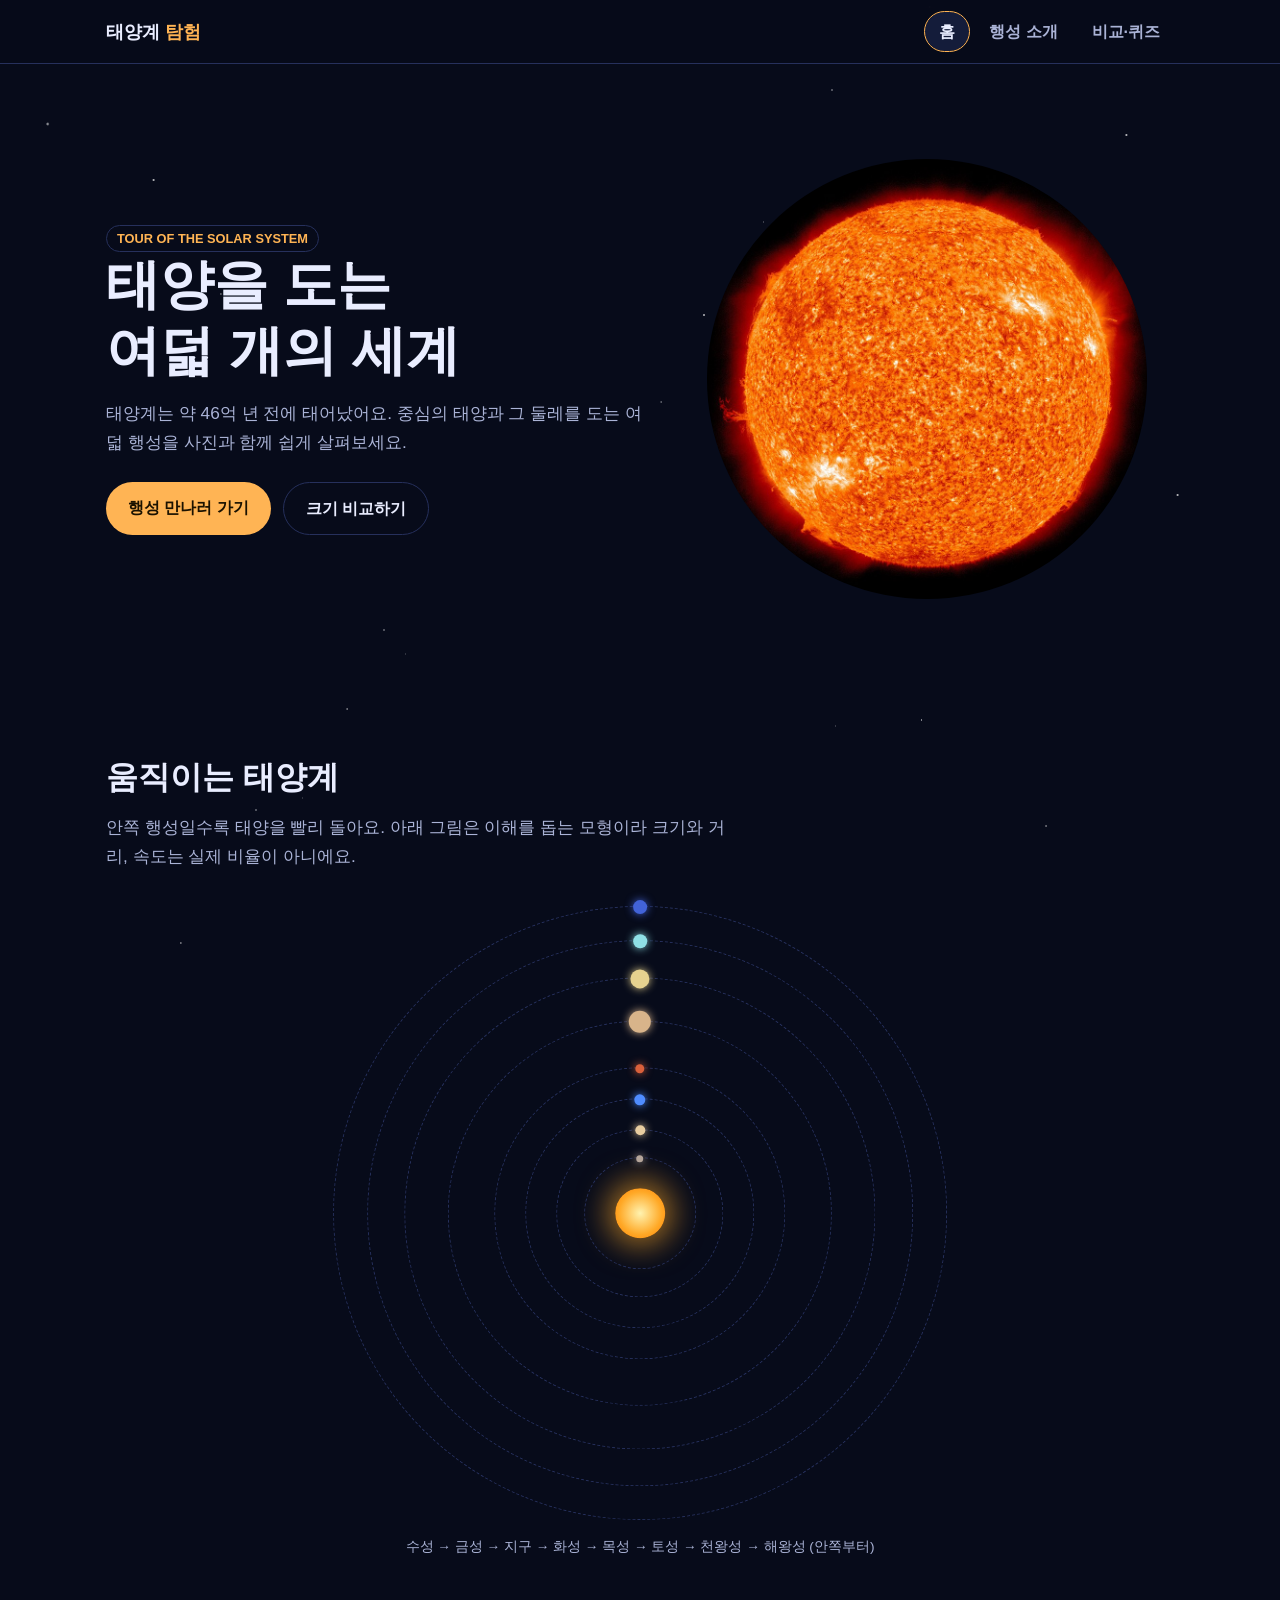
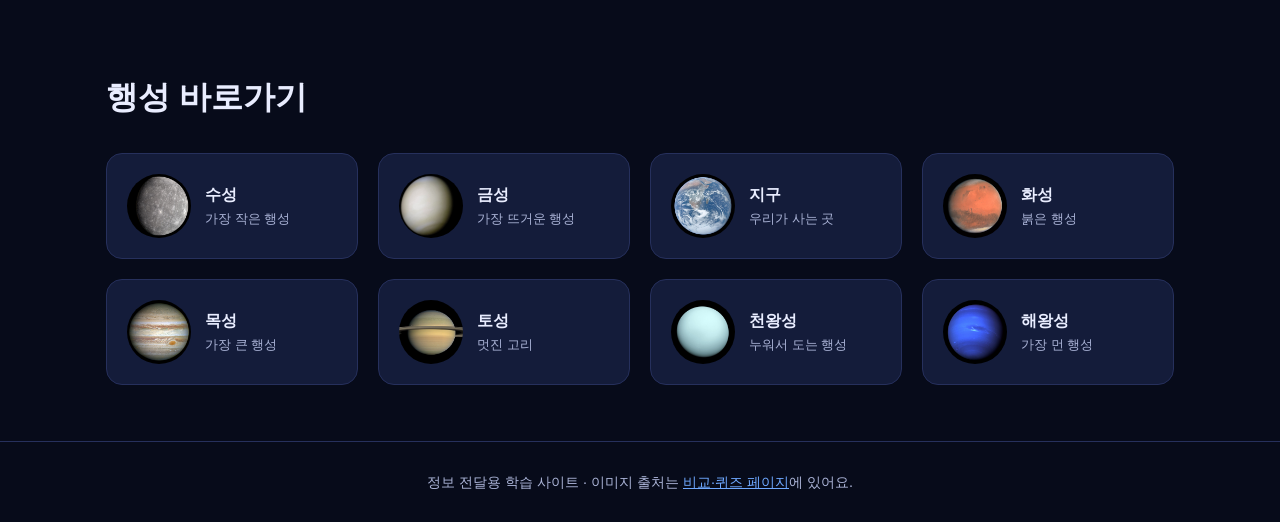
<file: index.html>
<!doctype html>
<html lang="ko">
<head>
<meta charset="utf-8">
<meta name="viewport" content="width=device-width,initial-scale=1">
<title>태양계 탐험 - 홈</title>
<meta name="description" content="태양과 여덟 행성을 소개하는 정보 사이트">
<link rel="stylesheet" href="style.css">
</head>
<body>
<div class="stars" aria-hidden="true"></div>
<header class="site"><nav class="nav" aria-label="주 메뉴">
  <a class="logo" href="index.html">태양계 <span>탐험</span></a>
  <ul>
    <li><a href="index.html" aria-current="page">홈</a></li>
    <li><a href="planets.html">행성 소개</a></li>
    <li><a href="facts.html">비교·퀴즈</a></li>
  </ul>
</nav></header>

<main>
<section class="wrap hero">
  <div>
    <span class="tag">TOUR OF THE SOLAR SYSTEM</span>
    <h1>태양을 도는<br>여덟 개의 세계</h1>
    <p class="lead" style="margin-top:16px">태양계는 약 46억 년 전에 태어났어요. 중심의 태양과 그 둘레를 도는 여덟 행성을 사진과 함께 쉽게 살펴보세요.</p>
    <div class="btns">
      <a class="btn" href="planets.html">행성 만나러 가기</a>
      <a class="btn ghost" href="facts.html">크기 비교하기</a>
    </div>
  </div>
  <div class="sun-box"><img src="images/sun.jpg" alt="NASA 태양활동관측위성(SDO)이 찍은 태양" width="440" height="440"></div>
</section>

<section class="wrap reveal">
  <h2>움직이는 태양계</h2>
  <p class="lead">안쪽 행성일수록 태양을 빨리 돌아요. 아래 그림은 이해를 돕는 모형이라 크기와 거리, 속도는 실제 비율이 아니에요.</p>
  <div class="orbits" role="img" aria-label="태양 둘레를 도는 여덟 행성의 궤도 모형">
    <div class="sun"></div>
    <div class="orbit" style="width:18%;height:18%;animation-duration:6s"><i style="--s:7px;--c:#b5a59a"></i></div>
    <div class="orbit" style="width:27%;height:27%;animation-duration:10s"><i style="--s:10px;--c:#e8cda0"></i></div>
    <div class="orbit" style="width:37%;height:37%;animation-duration:14s"><i style="--s:11px;--c:#4f8cff"></i></div>
    <div class="orbit" style="width:47%;height:47%;animation-duration:19s"><i style="--s:9px;--c:#d9603b"></i></div>
    <div class="orbit" style="width:62%;height:62%;animation-duration:30s"><i style="--s:22px;--c:#d8b48a"></i></div>
    <div class="orbit" style="width:76%;height:76%;animation-duration:42s"><i style="--s:19px;--c:#e6d28f"></i></div>
    <div class="orbit" style="width:88%;height:88%;animation-duration:56s"><i style="--s:14px;--c:#8fe0e6"></i></div>
    <div class="orbit" style="width:99%;height:99%;animation-duration:70s"><i style="--s:14px;--c:#4263d8"></i></div>
  </div>
  <p class="note">수성 → 금성 → 지구 → 화성 → 목성 → 토성 → 천왕성 → 해왕성 (안쪽부터)</p>
</section>

<section class="wrap reveal">
  <h2>행성 바로가기</h2>
  <div class="grid">
    <a class="card mini" href="planets.html#mercury"><img src="images/mercury.jpg" alt="수성"><div><b>수성</b><small>가장 작은 행성</small></div></a>
    <a class="card mini" href="planets.html#venus"><img src="images/venus.jpg" alt="금성"><div><b>금성</b><small>가장 뜨거운 행성</small></div></a>
    <a class="card mini" href="planets.html#earth"><img src="images/earth.jpg" alt="지구"><div><b>지구</b><small>우리가 사는 곳</small></div></a>
    <a class="card mini" href="planets.html#mars"><img src="images/mars.jpg" alt="화성"><div><b>화성</b><small>붉은 행성</small></div></a>
    <a class="card mini" href="planets.html#jupiter"><img src="images/jupiter.jpg" alt="목성"><div><b>목성</b><small>가장 큰 행성</small></div></a>
    <a class="card mini" href="planets.html#saturn"><img src="images/saturn.jpg" alt="토성"><div><b>토성</b><small>멋진 고리</small></div></a>
    <a class="card mini" href="planets.html#uranus"><img src="images/uranus.jpg" alt="천왕성"><div><b>천왕성</b><small>누워서 도는 행성</small></div></a>
    <a class="card mini" href="planets.html#neptune"><img src="images/neptune.jpg" alt="해왕성"><div><b>해왕성</b><small>가장 먼 행성</small></div></a>
  </div>
</section>
</main>

<footer>
  <p>정보 전달용 학습 사이트 · 이미지 출처는 <a href="facts.html#credits">비교·퀴즈 페이지</a>에 있어요.</p>
</footer>
<script src="script.js"></script>
</body>
</html>
</file>
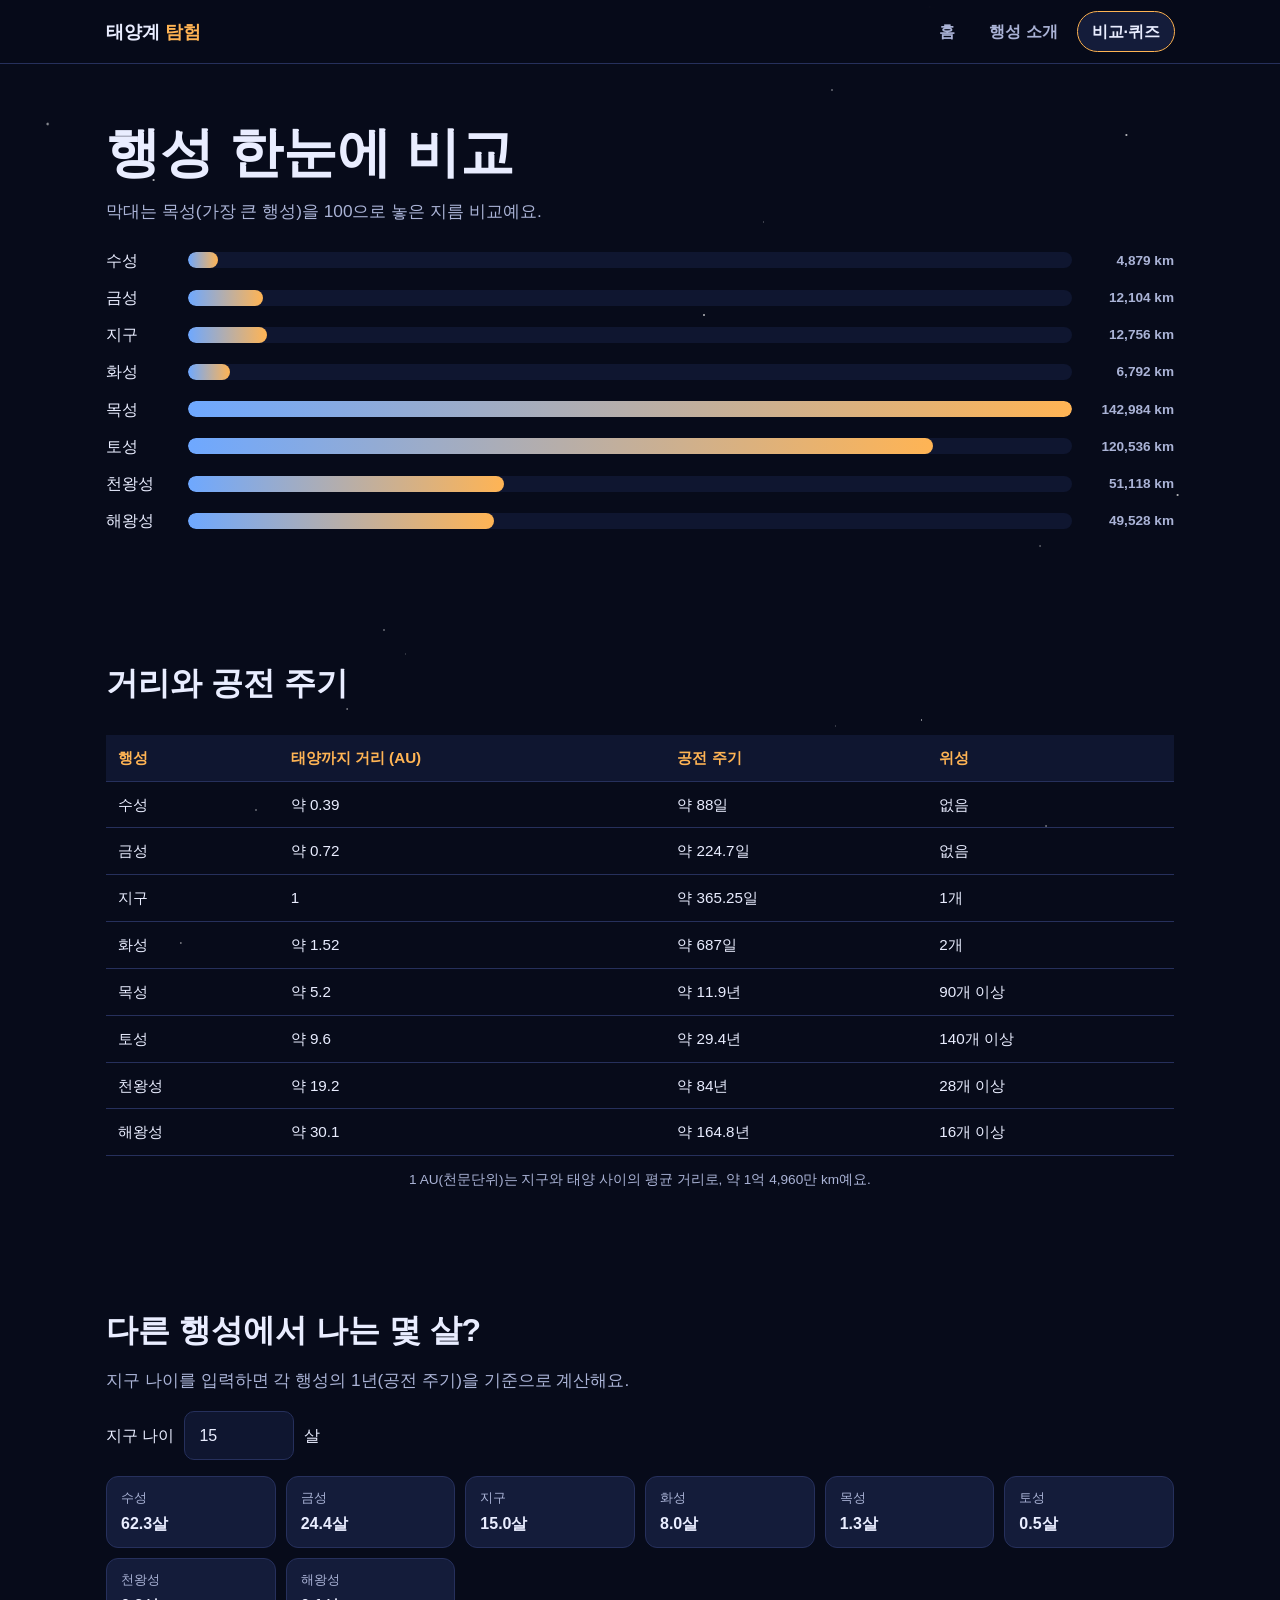
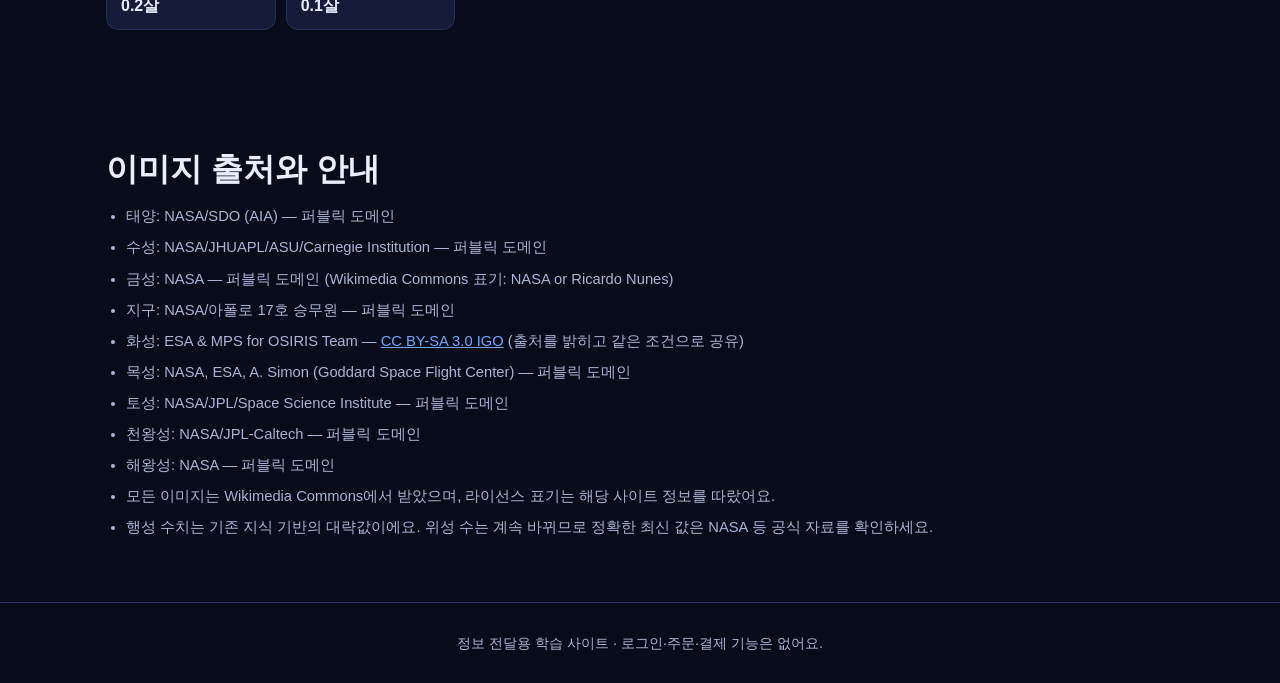
<file: facts.html>
<!doctype html>
<html lang="ko">
<head>
<meta charset="utf-8">
<meta name="viewport" content="width=device-width,initial-scale=1">
<title>태양계 탐험 - 비교·퀴즈</title>
<meta name="description" content="행성 크기 비교, 행성별 나이 계산기, 이미지 출처">
<link rel="stylesheet" href="style.css">
</head>
<body>
<div class="stars" aria-hidden="true"></div>
<header class="site"><nav class="nav" aria-label="주 메뉴">
  <a class="logo" href="index.html">태양계 <span>탐험</span></a>
  <ul>
    <li><a href="index.html">홈</a></li>
    <li><a href="planets.html">행성 소개</a></li>
    <li><a href="facts.html" aria-current="page">비교·퀴즈</a></li>
  </ul>
</nav></header>

<main>
<section class="wrap reveal">
  <h1>행성 한눈에 비교</h1>
  <p class="lead" style="margin-top:12px">막대는 목성(가장 큰 행성)을 100으로 놓은 지름 비교예요.</p>
  <div id="bars" style="margin-top:20px"></div>
</section>

<section class="wrap reveal">
  <h2>거리와 공전 주기</h2>
  <div class="table-scroll">
  <table>
    <thead><tr><th>행성</th><th>태양까지 거리 (AU)</th><th>공전 주기</th><th>위성</th></tr></thead>
    <tbody>
      <tr><td>수성</td><td>약 0.39</td><td>약 88일</td><td>없음</td></tr>
      <tr><td>금성</td><td>약 0.72</td><td>약 224.7일</td><td>없음</td></tr>
      <tr><td>지구</td><td>1</td><td>약 365.25일</td><td>1개</td></tr>
      <tr><td>화성</td><td>약 1.52</td><td>약 687일</td><td>2개</td></tr>
      <tr><td>목성</td><td>약 5.2</td><td>약 11.9년</td><td>90개 이상</td></tr>
      <tr><td>토성</td><td>약 9.6</td><td>약 29.4년</td><td>140개 이상</td></tr>
      <tr><td>천왕성</td><td>약 19.2</td><td>약 84년</td><td>28개 이상</td></tr>
      <tr><td>해왕성</td><td>약 30.1</td><td>약 164.8년</td><td>16개 이상</td></tr>
    </tbody>
  </table>
  </div>
  <p class="note">1 AU(천문단위)는 지구와 태양 사이의 평균 거리로, 약 1억 4,960만 km예요.</p>
</section>

<section class="wrap reveal">
  <h2>다른 행성에서 나는 몇 살?</h2>
  <p class="lead">지구 나이를 입력하면 각 행성의 1년(공전 주기)을 기준으로 계산해요.</p>
  <form class="age" id="ageForm">
    <label for="age">지구 나이</label>
    <input id="age" type="number" min="0" max="120" value="15" inputmode="numeric">
    <span>살</span>
  </form>
  <div id="ageOut" aria-live="polite"></div>
</section>

<section class="wrap reveal" id="credits">
  <h2>이미지 출처와 안내</h2>
  <ul class="credits">
    <li>태양: NASA/SDO (AIA) — 퍼블릭 도메인</li>
    <li>수성: NASA/JHUAPL/ASU/Carnegie Institution — 퍼블릭 도메인</li>
    <li>금성: NASA — 퍼블릭 도메인 (Wikimedia Commons 표기: NASA or Ricardo Nunes)</li>
    <li>지구: NASA/아폴로 17호 승무원 — 퍼블릭 도메인</li>
    <li>화성: ESA &amp; MPS for OSIRIS Team — <a href="https://creativecommons.org/licenses/by-sa/3.0/igo/" rel="noopener">CC BY-SA 3.0 IGO</a> (출처를 밝히고 같은 조건으로 공유)</li>
    <li>목성: NASA, ESA, A. Simon (Goddard Space Flight Center) — 퍼블릭 도메인</li>
    <li>토성: NASA/JPL/Space Science Institute — 퍼블릭 도메인</li>
    <li>천왕성: NASA/JPL-Caltech — 퍼블릭 도메인</li>
    <li>해왕성: NASA — 퍼블릭 도메인</li>
    <li>모든 이미지는 Wikimedia Commons에서 받았으며, 라이선스 표기는 해당 사이트 정보를 따랐어요.</li>
    <li>행성 수치는 기존 지식 기반의 대략값이에요. 위성 수는 계속 바뀌므로 정확한 최신 값은 NASA 등 공식 자료를 확인하세요.</li>
  </ul>
</section>
</main>

<footer><p>정보 전달용 학습 사이트 · 로그인·주문·결제 기능은 없어요.</p></footer>
<script src="script.js"></script>
</body>
</html>
</file>
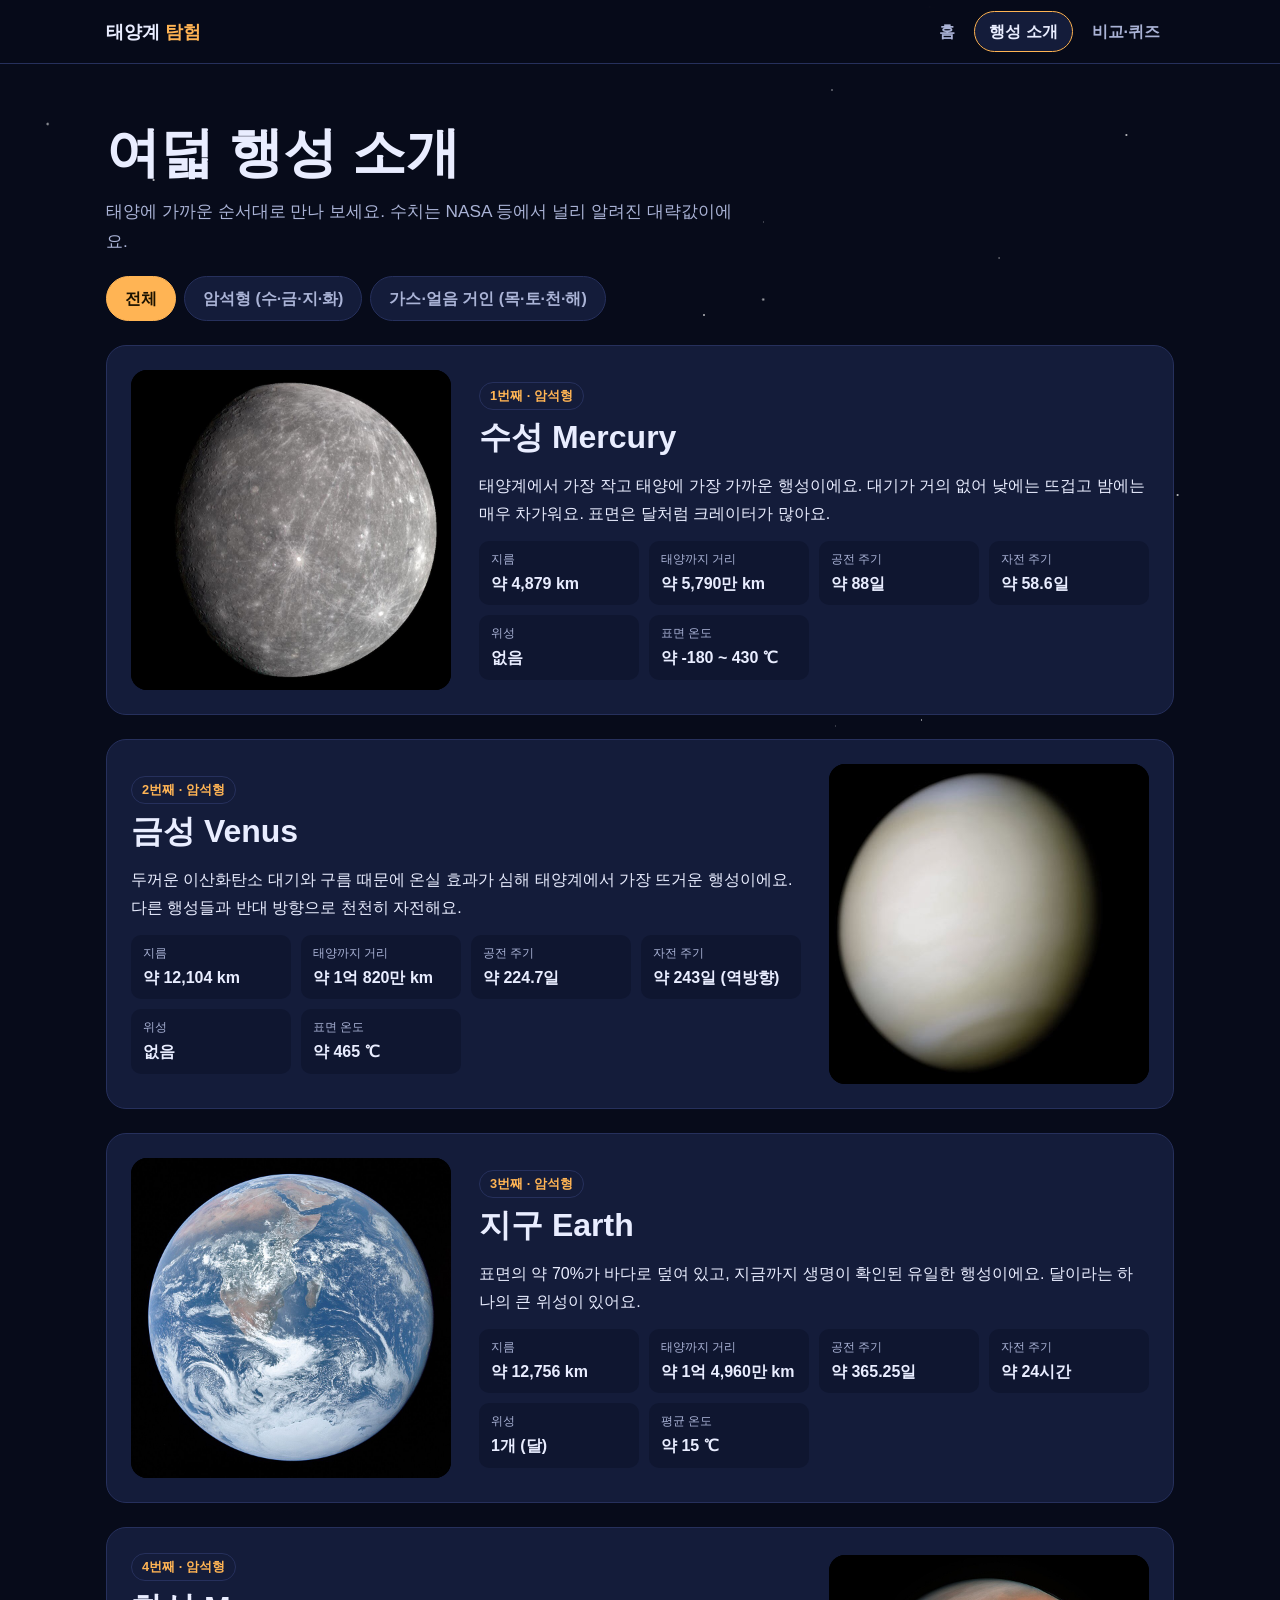
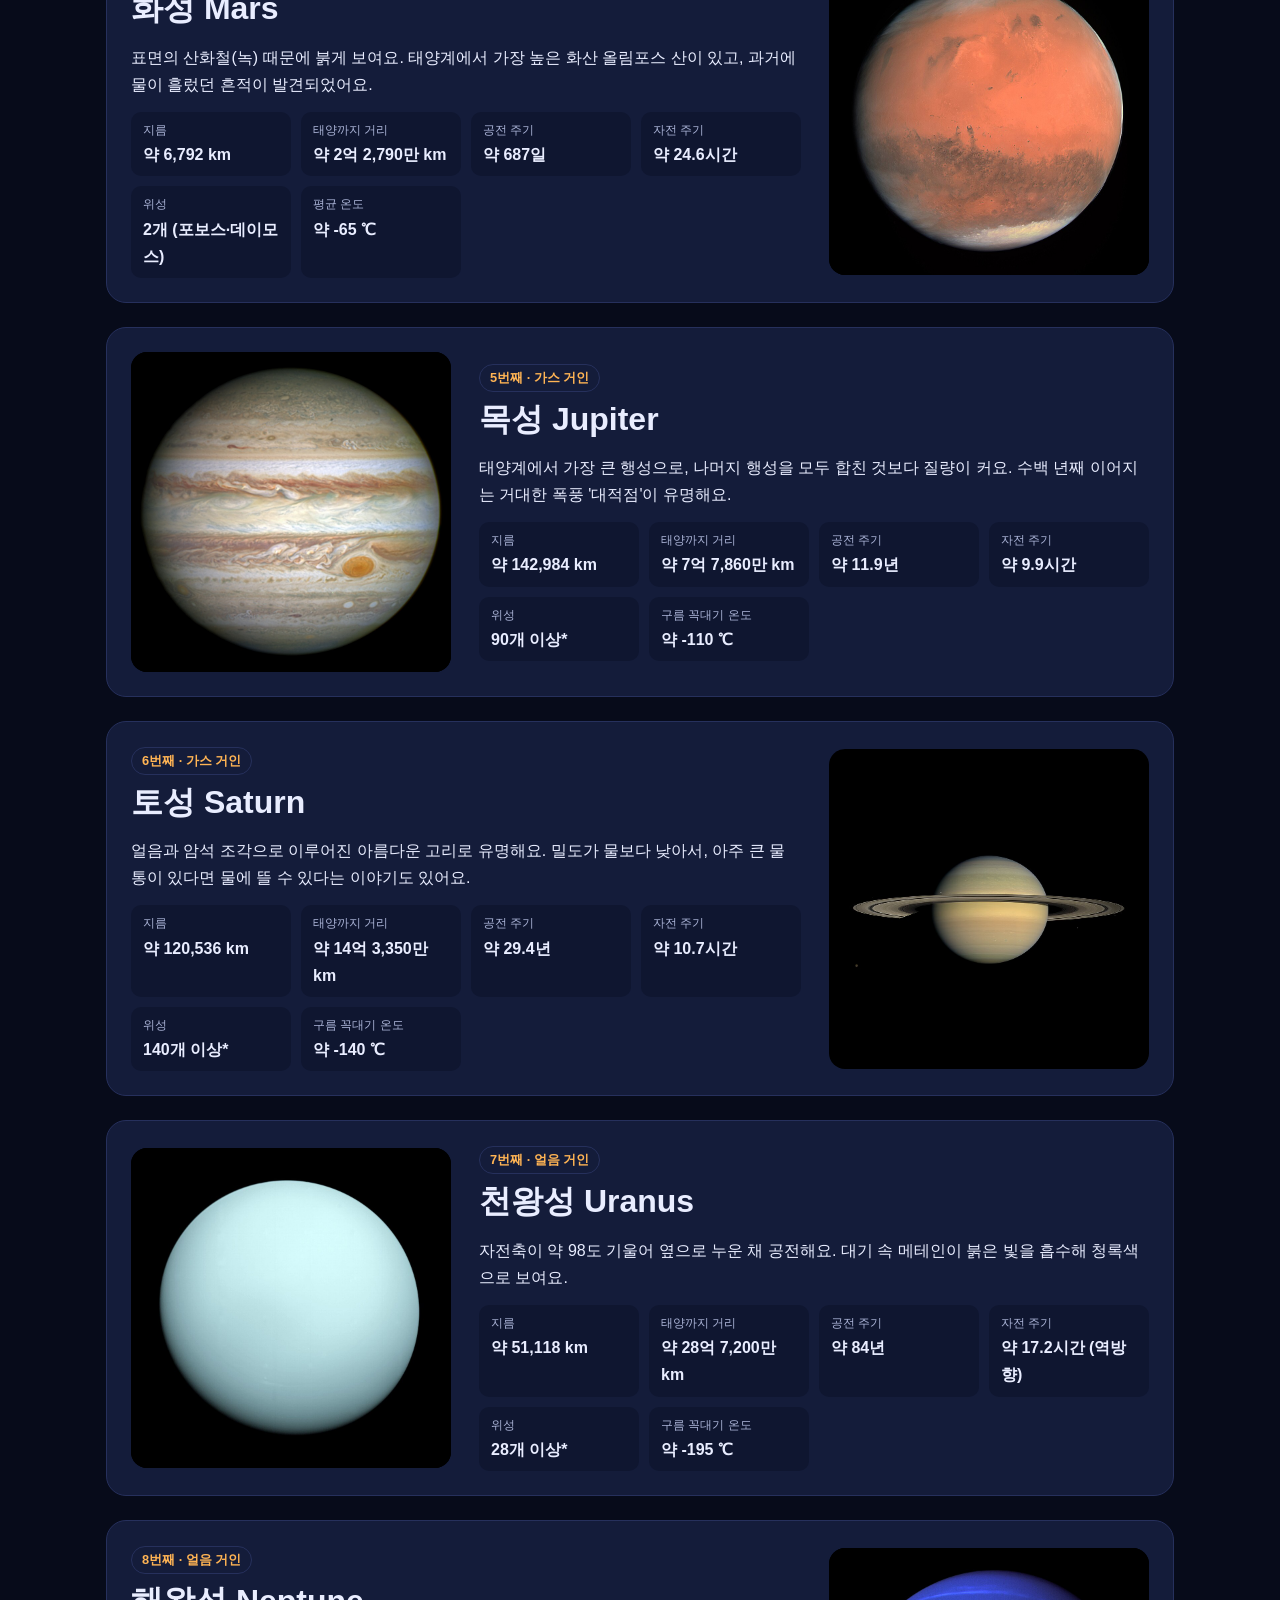
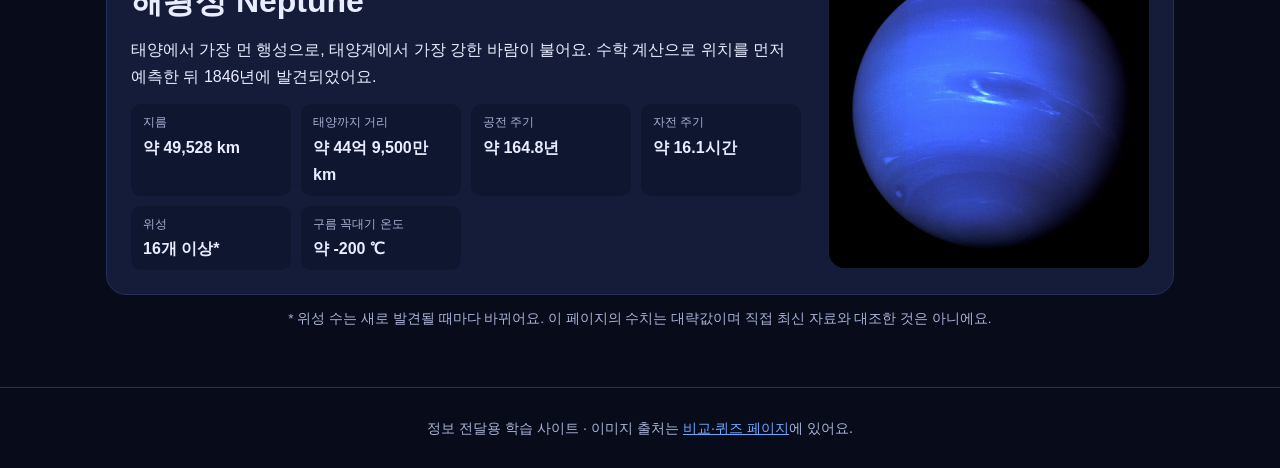
<file: planets.html>
<!doctype html>
<html lang="ko">
<head>
<meta charset="utf-8">
<meta name="viewport" content="width=device-width,initial-scale=1">
<title>태양계 탐험 - 행성 소개</title>
<meta name="description" content="수성부터 해왕성까지 여덟 행성의 특징과 수치">
<link rel="stylesheet" href="style.css">
</head>
<body>
<div class="stars" aria-hidden="true"></div>
<header class="site"><nav class="nav" aria-label="주 메뉴">
  <a class="logo" href="index.html">태양계 <span>탐험</span></a>
  <ul>
    <li><a href="index.html">홈</a></li>
    <li><a href="planets.html" aria-current="page">행성 소개</a></li>
    <li><a href="facts.html">비교·퀴즈</a></li>
  </ul>
</nav></header>

<main class="wrap">
  <h1>여덟 행성 소개</h1>
  <p class="lead" style="margin-top:12px">태양에 가까운 순서대로 만나 보세요. 수치는 NASA 등에서 널리 알려진 대략값이에요.</p>

  <div class="filters" role="group" aria-label="행성 종류 필터">
    <button class="on" data-f="all">전체</button>
    <button data-f="rock">암석형 (수·금·지·화)</button>
    <button data-f="gas">가스·얼음 거인 (목·토·천·해)</button>
  </div>

  <div id="list">
    <article class="planet reveal" id="mercury" data-type="rock">
      <div class="pic"><img src="images/mercury.jpg" alt="수성 사진" loading="lazy"></div>
      <div>
        <span class="tag">1번째 · 암석형</span>
        <h2>수성 Mercury</h2>
        <p>태양계에서 가장 작고 태양에 가장 가까운 행성이에요. 대기가 거의 없어 낮에는 뜨겁고 밤에는 매우 차가워요. 표면은 달처럼 크레이터가 많아요.</p>
        <dl class="stats">
          <div><dt>지름</dt><dd>약 4,879 km</dd></div>
          <div><dt>태양까지 거리</dt><dd>약 5,790만 km</dd></div>
          <div><dt>공전 주기</dt><dd>약 88일</dd></div>
          <div><dt>자전 주기</dt><dd>약 58.6일</dd></div>
          <div><dt>위성</dt><dd>없음</dd></div>
          <div><dt>표면 온도</dt><dd>약 -180 ~ 430 ℃</dd></div>
        </dl>
      </div>
    </article>

    <article class="planet reveal" id="venus" data-type="rock">
      <div class="pic"><img src="images/venus.jpg" alt="금성 사진" loading="lazy"></div>
      <div>
        <span class="tag">2번째 · 암석형</span>
        <h2>금성 Venus</h2>
        <p>두꺼운 이산화탄소 대기와 구름 때문에 온실 효과가 심해 태양계에서 가장 뜨거운 행성이에요. 다른 행성들과 반대 방향으로 천천히 자전해요.</p>
        <dl class="stats">
          <div><dt>지름</dt><dd>약 12,104 km</dd></div>
          <div><dt>태양까지 거리</dt><dd>약 1억 820만 km</dd></div>
          <div><dt>공전 주기</dt><dd>약 224.7일</dd></div>
          <div><dt>자전 주기</dt><dd>약 243일 (역방향)</dd></div>
          <div><dt>위성</dt><dd>없음</dd></div>
          <div><dt>표면 온도</dt><dd>약 465 ℃</dd></div>
        </dl>
      </div>
    </article>

    <article class="planet reveal" id="earth" data-type="rock">
      <div class="pic"><img src="images/earth.jpg" alt="아폴로 17호가 찍은 지구 사진" loading="lazy"></div>
      <div>
        <span class="tag">3번째 · 암석형</span>
        <h2>지구 Earth</h2>
        <p>표면의 약 70%가 바다로 덮여 있고, 지금까지 생명이 확인된 유일한 행성이에요. 달이라는 하나의 큰 위성이 있어요.</p>
        <dl class="stats">
          <div><dt>지름</dt><dd>약 12,756 km</dd></div>
          <div><dt>태양까지 거리</dt><dd>약 1억 4,960만 km</dd></div>
          <div><dt>공전 주기</dt><dd>약 365.25일</dd></div>
          <div><dt>자전 주기</dt><dd>약 24시간</dd></div>
          <div><dt>위성</dt><dd>1개 (달)</dd></div>
          <div><dt>평균 온도</dt><dd>약 15 ℃</dd></div>
        </dl>
      </div>
    </article>

    <article class="planet reveal" id="mars" data-type="rock">
      <div class="pic"><img src="images/mars.jpg" alt="화성 사진" loading="lazy"></div>
      <div>
        <span class="tag">4번째 · 암석형</span>
        <h2>화성 Mars</h2>
        <p>표면의 산화철(녹) 때문에 붉게 보여요. 태양계에서 가장 높은 화산 올림포스 산이 있고, 과거에 물이 흘렀던 흔적이 발견되었어요.</p>
        <dl class="stats">
          <div><dt>지름</dt><dd>약 6,792 km</dd></div>
          <div><dt>태양까지 거리</dt><dd>약 2억 2,790만 km</dd></div>
          <div><dt>공전 주기</dt><dd>약 687일</dd></div>
          <div><dt>자전 주기</dt><dd>약 24.6시간</dd></div>
          <div><dt>위성</dt><dd>2개 (포보스·데이모스)</dd></div>
          <div><dt>평균 온도</dt><dd>약 -65 ℃</dd></div>
        </dl>
      </div>
    </article>

    <article class="planet reveal" id="jupiter" data-type="gas">
      <div class="pic"><img src="images/jupiter.jpg" alt="목성 사진" loading="lazy"></div>
      <div>
        <span class="tag">5번째 · 가스 거인</span>
        <h2>목성 Jupiter</h2>
        <p>태양계에서 가장 큰 행성으로, 나머지 행성을 모두 합친 것보다 질량이 커요. 수백 년째 이어지는 거대한 폭풍 '대적점'이 유명해요.</p>
        <dl class="stats">
          <div><dt>지름</dt><dd>약 142,984 km</dd></div>
          <div><dt>태양까지 거리</dt><dd>약 7억 7,860만 km</dd></div>
          <div><dt>공전 주기</dt><dd>약 11.9년</dd></div>
          <div><dt>자전 주기</dt><dd>약 9.9시간</dd></div>
          <div><dt>위성</dt><dd>90개 이상*</dd></div>
          <div><dt>구름 꼭대기 온도</dt><dd>약 -110 ℃</dd></div>
        </dl>
      </div>
    </article>

    <article class="planet reveal" id="saturn" data-type="gas">
      <div class="pic"><img src="images/saturn.jpg" alt="카시니 탐사선이 찍은 토성 사진" loading="lazy"></div>
      <div>
        <span class="tag">6번째 · 가스 거인</span>
        <h2>토성 Saturn</h2>
        <p>얼음과 암석 조각으로 이루어진 아름다운 고리로 유명해요. 밀도가 물보다 낮아서, 아주 큰 물통이 있다면 물에 뜰 수 있다는 이야기도 있어요.</p>
        <dl class="stats">
          <div><dt>지름</dt><dd>약 120,536 km</dd></div>
          <div><dt>태양까지 거리</dt><dd>약 14억 3,350만 km</dd></div>
          <div><dt>공전 주기</dt><dd>약 29.4년</dd></div>
          <div><dt>자전 주기</dt><dd>약 10.7시간</dd></div>
          <div><dt>위성</dt><dd>140개 이상*</dd></div>
          <div><dt>구름 꼭대기 온도</dt><dd>약 -140 ℃</dd></div>
        </dl>
      </div>
    </article>

    <article class="planet reveal" id="uranus" data-type="gas">
      <div class="pic"><img src="images/uranus.jpg" alt="천왕성 사진" loading="lazy"></div>
      <div>
        <span class="tag">7번째 · 얼음 거인</span>
        <h2>천왕성 Uranus</h2>
        <p>자전축이 약 98도 기울어 옆으로 누운 채 공전해요. 대기 속 메테인이 붉은 빛을 흡수해 청록색으로 보여요.</p>
        <dl class="stats">
          <div><dt>지름</dt><dd>약 51,118 km</dd></div>
          <div><dt>태양까지 거리</dt><dd>약 28억 7,200만 km</dd></div>
          <div><dt>공전 주기</dt><dd>약 84년</dd></div>
          <div><dt>자전 주기</dt><dd>약 17.2시간 (역방향)</dd></div>
          <div><dt>위성</dt><dd>28개 이상*</dd></div>
          <div><dt>구름 꼭대기 온도</dt><dd>약 -195 ℃</dd></div>
        </dl>
      </div>
    </article>

    <article class="planet reveal" id="neptune" data-type="gas">
      <div class="pic"><img src="images/neptune.jpg" alt="해왕성 사진" loading="lazy"></div>
      <div>
        <span class="tag">8번째 · 얼음 거인</span>
        <h2>해왕성 Neptune</h2>
        <p>태양에서 가장 먼 행성으로, 태양계에서 가장 강한 바람이 불어요. 수학 계산으로 위치를 먼저 예측한 뒤 1846년에 발견되었어요.</p>
        <dl class="stats">
          <div><dt>지름</dt><dd>약 49,528 km</dd></div>
          <div><dt>태양까지 거리</dt><dd>약 44억 9,500만 km</dd></div>
          <div><dt>공전 주기</dt><dd>약 164.8년</dd></div>
          <div><dt>자전 주기</dt><dd>약 16.1시간</dd></div>
          <div><dt>위성</dt><dd>16개 이상*</dd></div>
          <div><dt>구름 꼭대기 온도</dt><dd>약 -200 ℃</dd></div>
        </dl>
      </div>
    </article>
  </div>
  <p class="note">* 위성 수는 새로 발견될 때마다 바뀌어요. 이 페이지의 수치는 대략값이며 직접 최신 자료와 대조한 것은 아니에요.</p>
</main>

<footer><p>정보 전달용 학습 사이트 · 이미지 출처는 <a href="facts.html#credits">비교·퀴즈 페이지</a>에 있어요.</p></footer>
<script src="script.js"></script>
</body>
</html>
</file>
<file: style.css>
:root{
  --bg:#070b1a; --bg2:#0f1630; --card:#141c3a; --line:#26305c;
  --text:#e9edff; --muted:#aab3d6; --accent:#ffb454; --accent2:#6ea8ff;
}
*{box-sizing:border-box;margin:0;padding:0}
html{scroll-behavior:smooth}
body{font-family:"Pretendard","Malgun Gothic","Apple SD Gothic Neo",sans-serif;background:var(--bg);color:var(--text);line-height:1.7;overflow-x:hidden}
a{color:var(--accent2)}
img{max-width:100%;display:block}

/* 별 배경 */
.stars,.stars::before,.stars::after{position:fixed;inset:0;pointer-events:none;z-index:0;content:"";
  background-image:
   radial-gradient(1.5px 1.5px at 12% 20%,#fff,transparent),
   radial-gradient(1px 1px at 30% 70%,#fff,transparent),
   radial-gradient(1.5px 1.5px at 55% 35%,#fff,transparent),
   radial-gradient(1px 1px at 72% 80%,#fff,transparent),
   radial-gradient(1.5px 1.5px at 88% 15%,#fff,transparent),
   radial-gradient(1px 1px at 20% 90%,#fff,transparent),
   radial-gradient(1px 1px at 65% 10%,#fff,transparent),
   radial-gradient(1.5px 1.5px at 92% 55%,#fff,transparent);
  animation:twinkle 4s ease-in-out infinite alternate}
.stars::before{transform:translate(40px,25px) scale(1.3);animation-duration:6s;opacity:.7}
.stars::after{transform:translate(-30px,60px) scale(.8);animation-duration:5s;animation-delay:1s;opacity:.6}
@keyframes twinkle{from{opacity:.35}to{opacity:1}}

header.site{position:sticky;top:0;z-index:10;background:rgba(7,11,26,.88);backdrop-filter:blur(8px);border-bottom:1px solid var(--line)}
.nav{max-width:1100px;margin:0 auto;padding:12px 16px;display:flex;align-items:center;justify-content:space-between;gap:12px;flex-wrap:wrap}
.logo{font-weight:800;font-size:1.15rem;color:var(--text);text-decoration:none}
.logo span{color:var(--accent)}
.nav ul{list-style:none;display:flex;gap:6px}
.nav ul a{display:block;padding:6px 14px;border-radius:999px;color:var(--muted);text-decoration:none;font-weight:600}
.nav ul a:hover,.nav ul a[aria-current="page"]{background:var(--card);color:var(--text)}
.nav ul a[aria-current="page"]{outline:1px solid var(--accent)}

main,footer{position:relative;z-index:1}
section{scroll-margin-top:80px}
.wrap{max-width:1100px;margin:0 auto;padding:56px 16px}
h1{font-size:clamp(2rem,6vw,3.4rem);line-height:1.2}
h2{font-size:clamp(1.5rem,4vw,2rem);margin-bottom:8px}
.lead{color:var(--muted);font-size:1.08rem;max-width:640px}
.tag{display:inline-block;font-size:.8rem;padding:2px 10px;border-radius:999px;border:1px solid var(--line);color:var(--accent);font-weight:700}

/* 히어로 */
.hero{display:grid;grid-template-columns:1.1fr 1fr;gap:32px;align-items:center;min-height:70vh}
.hero .btns{margin-top:24px;display:flex;gap:12px;flex-wrap:wrap}
.btn{display:inline-block;padding:12px 22px;border-radius:999px;background:var(--accent);color:#1b1200;font-weight:800;text-decoration:none;transition:transform .2s,box-shadow .2s}
.btn:hover{transform:translateY(-3px);box-shadow:0 8px 24px rgba(255,180,84,.35)}
.btn.ghost{background:transparent;color:var(--text);border:1px solid var(--line)}
.sun-box{position:relative;aspect-ratio:1;max-width:440px;margin:0 auto;width:100%}
.sun-box img{width:100%;height:100%;object-fit:cover;border-radius:50%;animation:spin 120s linear infinite,glow 4s ease-in-out infinite alternate}
@keyframes spin{to{transform:rotate(360deg)}}
@keyframes glow{from{box-shadow:0 0 40px 6px rgba(255,150,40,.35)}to{box-shadow:0 0 90px 24px rgba(255,150,40,.6)}}

/* 궤도 애니메이션 */
.orbits{position:relative;width:min(92vw,620px);aspect-ratio:1;margin:32px auto 0}
.orbits .sun{position:absolute;left:50%;top:50%;width:8%;aspect-ratio:1;transform:translate(-50%,-50%);border-radius:50%;background:radial-gradient(circle,#fff3b0,#ffa927 60%,#ff7a00);box-shadow:0 0 30px 8px rgba(255,170,40,.6)}
.orbit{position:absolute;left:50%;top:50%;border:1px dashed var(--line);border-radius:50%;transform:translate(-50%,-50%);animation:orbit linear infinite}
.orbit i{position:absolute;top:0;left:50%;width:var(--s);height:var(--s);margin:calc(var(--s)/-2) 0 0 calc(var(--s)/-2);border-radius:50%;background:var(--c);box-shadow:0 0 8px var(--c)}
@keyframes orbit{to{transform:translate(-50%,-50%) rotate(360deg)}}
.note{font-size:.85rem;color:var(--muted);text-align:center;margin-top:12px}

/* 카드 */
.grid{display:grid;grid-template-columns:repeat(auto-fit,minmax(240px,1fr));gap:20px;margin-top:28px}
.card{background:var(--card);border:1px solid var(--line);border-radius:16px;padding:20px;transition:transform .25s,border-color .25s}
.card:hover{transform:translateY(-6px);border-color:var(--accent)}
.card h3{margin-bottom:6px}
.card p{color:var(--muted)}
.mini{display:flex;align-items:center;gap:14px;text-decoration:none;color:var(--text)}
.mini img{width:64px;height:64px;border-radius:50%;object-fit:cover;background:#000;flex:none}
.mini small{color:var(--muted);display:block}

/* 행성 섹션 */
.filters{display:flex;gap:8px;flex-wrap:wrap;margin:20px 0 8px}
.filters button{font:inherit;font-weight:700;padding:8px 18px;border-radius:999px;border:1px solid var(--line);background:var(--card);color:var(--muted);cursor:pointer}
.filters button:hover{color:var(--text)}
.filters button.on{background:var(--accent);color:#1b1200;border-color:var(--accent)}
.planet{display:grid;grid-template-columns:minmax(0,320px) 1fr;gap:28px;align-items:center;background:var(--card);border:1px solid var(--line);border-radius:20px;padding:24px;margin-top:24px}
.planet:nth-of-type(even){grid-template-columns:1fr minmax(0,320px)}
.planet:nth-of-type(even) .pic{order:2}
.planet .pic{aspect-ratio:1;background:#000;border-radius:16px;overflow:hidden;display:grid;place-items:center}
.planet .pic img{width:100%;height:100%;object-fit:contain;transition:transform .6s}
.planet:hover .pic img{transform:scale(1.08) rotate(3deg)}
.planet[hidden]{display:none}
.stats{display:grid;grid-template-columns:repeat(auto-fit,minmax(140px,1fr));gap:10px;margin-top:14px}
.stats div{background:var(--bg2);border-radius:10px;padding:8px 12px}
.stats dt{font-size:.78rem;color:var(--muted)}
.stats dd{font-weight:700}

.reveal{opacity:0;transform:translateY(30px);transition:opacity .7s,transform .7s}
.reveal.show{opacity:1;transform:none}

/* 비교 */
.bar-row{display:grid;grid-template-columns:70px 1fr 90px;gap:12px;align-items:center;margin:10px 0}
.bar{height:16px;background:var(--bg2);border-radius:999px;overflow:hidden}
.bar span{display:block;height:100%;width:0;border-radius:999px;background:linear-gradient(90deg,var(--accent2),var(--accent));transition:width 1.4s cubic-bezier(.2,.8,.2,1)}
.bar-row b{font-size:.85rem;text-align:right;color:var(--muted)}
table{width:100%;border-collapse:collapse;margin-top:16px;font-size:.95rem}
th,td{padding:10px 12px;text-align:left;border-bottom:1px solid var(--line)}
th{color:var(--accent);background:var(--bg2)}
.table-scroll{overflow-x:auto}
.age{display:flex;gap:10px;flex-wrap:wrap;align-items:center;margin-top:16px}
.age input{font:inherit;width:110px;padding:10px 14px;border-radius:10px;border:1px solid var(--line);background:var(--bg2);color:var(--text)}
#ageOut{margin-top:16px;display:grid;grid-template-columns:repeat(auto-fit,minmax(150px,1fr));gap:10px}
#ageOut div{background:var(--card);border:1px solid var(--line);border-radius:12px;padding:10px 14px}
#ageOut small{color:var(--muted);display:block}
.credits li{margin:6px 0 6px 20px;color:var(--muted);font-size:.92rem}

footer{border-top:1px solid var(--line);text-align:center;padding:28px 16px;color:var(--muted);font-size:.9rem}
:focus-visible{outline:3px solid var(--accent);outline-offset:3px}

@media (max-width:760px){
  .hero{grid-template-columns:1fr;min-height:0}
  .planet,.planet:nth-of-type(even){grid-template-columns:1fr}
  .planet:nth-of-type(even) .pic{order:0}
  .bar-row{grid-template-columns:60px 1fr 74px}
}
@media (prefers-reduced-motion:reduce){
  *,*::before,*::after{animation:none!important;transition:none!important}
  .reveal{opacity:1;transform:none}
}
</file>
